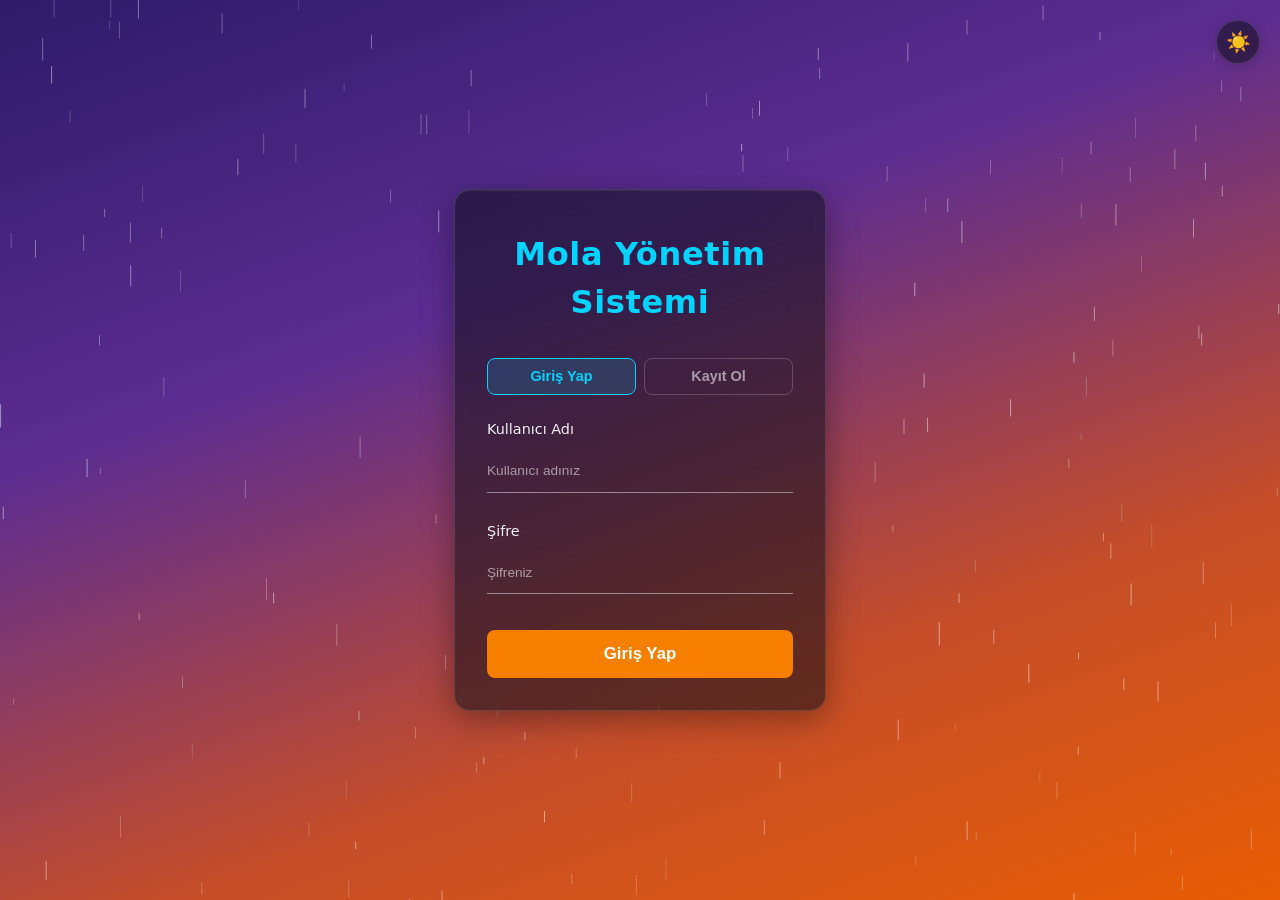
<file: index.html>
<!DOCTYPE html>
<html lang="tr">
<head>
    <meta charset="UTF-8">
    <meta name="viewport" content="width=device-width, initial-scale=1.0, maximum-scale=5.0">
    <meta name="theme-color" content="#DA291C">
    <meta name="apple-mobile-web-app-capable" content="yes">
    <meta name="apple-mobile-web-app-title" content="Mola Yönetim Merkezi">
    <meta name="mobile-web-app-capable" content="yes">
    <meta name="description" content="Personel mola takip ve yönetim uygulaması">
    <title>Mola Yönetim Sistemi — Giriş</title>
    <link rel="manifest" href="manifest.json">
    <link rel="icon" href="icons/icon-192.png" type="image/png">
    <link rel="apple-touch-icon" href="icons/icon-192.png">
    <link rel="stylesheet" href="style.css">
    <script>
        if ("serviceWorker" in navigator) {
            window.addEventListener("load", function () {
                navigator.serviceWorker
                    .register("./sw.js", { scope: "./" })
                    .catch(function () { /* SW kaydı başarısız olabilir (file:// vb.) */ });
            });
        }
    </script>
</head>
<body class="login-page">

    <button id="theme-toggle" class="theme-toggle" type="button" aria-label="Tema değiştir" title="Tema değiştir">🌙</button>
    <div id="toast-container" class="toast-container" aria-live="polite"></div>

    <canvas id="rain-canvas" aria-hidden="true"></canvas>

    <main class="login-container">
        <div class="login-card">
            <h1 class="login-title">Mola Yönetim Sistemi</h1>

            <div class="auth-tabs">
                <button type="button" class="auth-tab active" data-tab="login">Giriş Yap</button>
                <button type="button" class="auth-tab" data-tab="register">Kayıt Ol</button>
            </div>

            <!-- Giriş Formu -->
            <form id="login-form" class="auth-form" novalidate>
                <div class="form-group">
                    <label for="username">Kullanıcı Adı</label>
                    <input type="text" id="username" placeholder="Kullanıcı adınız" autocomplete="username" required>
                </div>
                <div class="form-group">
                    <label for="password">Şifre</label>
                    <input type="password" id="password" placeholder="Şifreniz" autocomplete="current-password" required>
                </div>
                <p id="login-error" class="error-message" role="alert" hidden></p>
                <button type="submit" id="login-btn" class="btn-primary">Giriş Yap</button>
            </form>

            <!-- Kayıt Formu -->
            <form id="register-form" class="auth-form" hidden novalidate>
                <div class="form-group">
                    <label for="reg-username">Kullanıcı Adı</label>
                    <input type="text" id="reg-username" placeholder="Benzersiz kullanıcı adı" autocomplete="username" required>
                </div>
                <div class="form-group">
                    <label for="reg-password">Şifre</label>
                    <input type="password" id="reg-password" placeholder="En az 4 karakter" autocomplete="new-password" required>
                </div>
                <p id="register-error" class="error-message" role="alert" hidden></p>
                <p id="register-success" class="success-message" hidden></p>
                <button type="submit" id="register-btn" class="btn-primary">Kayıt Ol</button>
            </form>
        </div>
    </main>

    <script src="config.js"></script>
    <script src="script.js"></script>
</body>
</html>
</file>
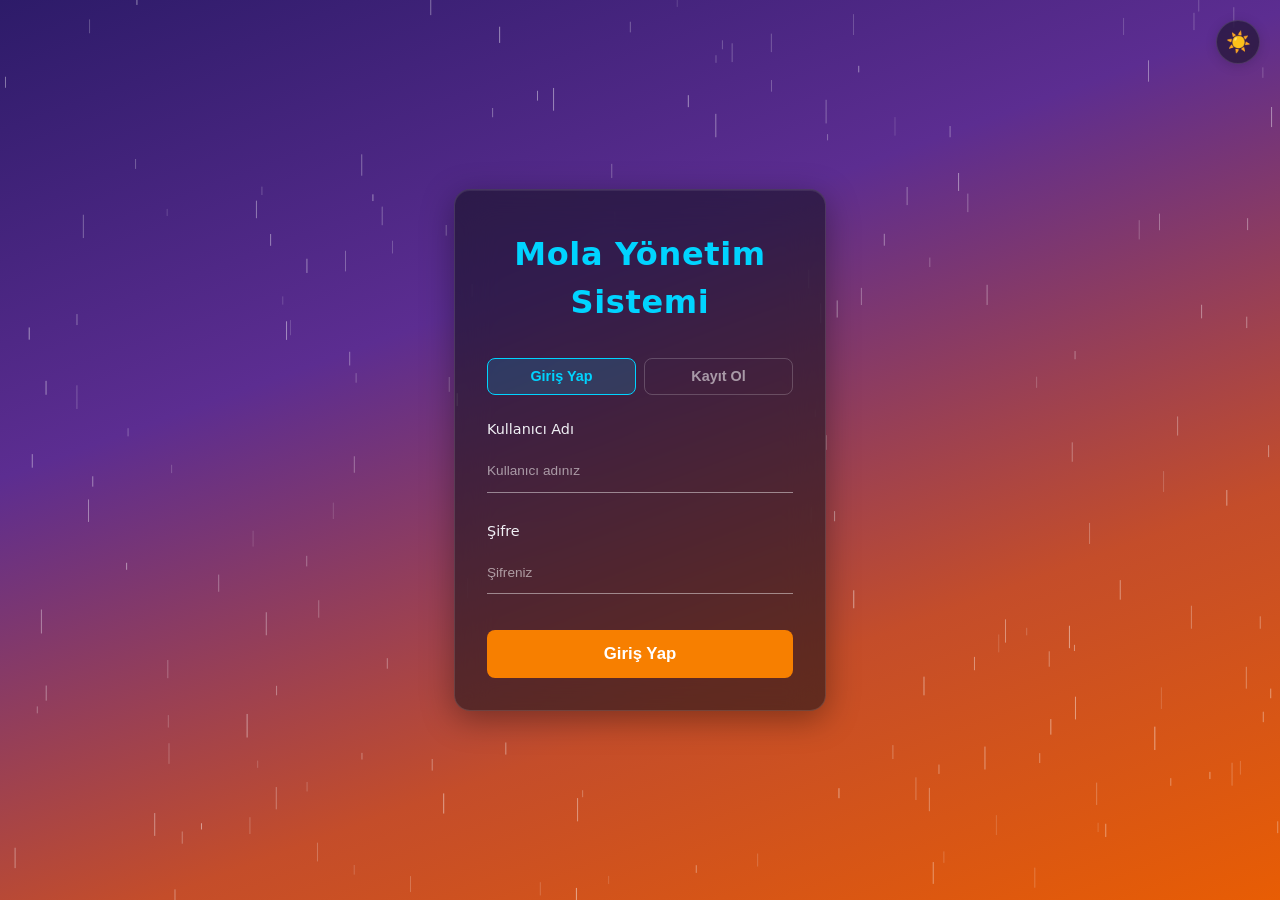
<file: dashboard.html>
<!DOCTYPE html>
<html lang="tr">
<head>
    <meta charset="UTF-8">
    <meta name="viewport" content="width=device-width, initial-scale=1.0, maximum-scale=5.0">
    <meta name="theme-color" content="#DA291C">
    <meta name="apple-mobile-web-app-capable" content="yes">
    <meta name="apple-mobile-web-app-title" content="Mola Yönetim Merkezi">
    <link rel="manifest" href="manifest.json">
    <link rel="icon" href="icons/icon-192.png" type="image/png">
    <link rel="apple-touch-icon" href="icons/icon-192.png">
    <title>Yönetici Paneli — Mola Yönetim Sistemi</title>
    <link rel="stylesheet" href="style.css">
</head>
<body class="dashboard-page admin-page">

    <button id="theme-toggle" class="theme-toggle" type="button" aria-label="Tema değiştir" title="Tema değiştir">🌙</button>
    <div id="toast-container" class="toast-container" aria-live="polite"></div>

    <header class="dashboard-header admin-header">
        <div class="header-content wide">
            <div class="header-info">
                <span class="admin-badge">YÖNETİCİ</span>
                <h1>Mola Yönetim Paneli</h1>
                <p id="user-greeting" class="user-greeting">Hoş geldiniz</p>
            </div>
            <div class="header-actions">
                <button id="info-btn" class="btn-info" type="button" title="Sistem Bilgileri" hidden>⚙️</button>
                <button id="add-employee-btn" class="btn-add" type="button">+ Personel Ekle</button>
                <button id="logout-btn" class="btn-logout" type="button">Çıkış Yap</button>
            </div>
        </div>
    </header>

    <!-- Panel Sekmeleri -->
    <nav class="panel-tabs" id="panel-tabs">
        <button type="button" class="panel-tab active" data-panel="live">Canlı Personel Listesi</button>
        <button type="button" class="panel-tab" data-panel="normal">Normal Personel Listesi</button>
        <button type="button" class="panel-tab" data-panel="users" id="users-tab">Kullanıcı Yönetimi</button>
    </nav>

    <main class="dashboard-main wide">

        <!-- Canlı Personel Listesi Sekmesi -->
        <section id="panel-live" class="panel-section">
            <div class="panel-toolbar">
                <h2>Günlük Mola Takibi</h2>
                <span id="live-count" class="employee-count"></span>
            </div>

            <!-- Departman ve Gün Seçimi -->
            <div class="filter-section">
                <div class="filter-controls">
                    <div class="filter-group">
                        <label for="department-select">Departman:</label>
                        <select id="department-select" class="filter-select">
                            <option value="">Departman Seçin</option>
                        </select>
                    </div>
                    <div class="filter-group">
                        <label for="day-select">Gün:</label>
                        <select id="day-select" class="filter-select">
                            <option value="">Gün Seçin</option>
                            <option value="Pazartesi">Pazartesi</option>
                            <option value="Salı">Salı</option>
                            <option value="Çarşamba">Çarşamba</option>
                            <option value="Perşembe">Perşembe</option>
                            <option value="Cuma">Cuma</option>
                            <option value="Cumartesi">Cumartesi</option>
                            <option value="Pazar">Pazar</option>
                        </select>
                    </div>
                    <button type="button" id="filter-btn" class="btn-filter">Filtrele</button>
                </div>
            </div>

            <!-- Personel Ekleme Alanı -->
            <div class="add-employee-section">
                <div class="add-employee-controls">
                    <button type="button" id="add-employee-btn" class="btn-add-employee">+ Personel Ekle</button>
                </div>
                <p id="add-employee-status" class="upload-status"></p>
            </div>

            <!-- Personel Seçim Modalı -->
            <div id="employee-select-modal" class="modal-overlay" hidden>
                <div class="modal">
                    <div class="modal-header">
                        <h3>Personel Seç</h3>
                        <button type="button" class="modal-close" id="employee-select-close">✕</button>
                    </div>
                    <div class="modal-body">
                        <div id="employee-select-list" class="employee-select-list">
                            <p class="loading-text">Yükleniyor...</p>
                        </div>
                    </div>
                    <div class="modal-footer">
                        <button type="button" id="employee-select-confirm" class="btn-modal-confirm">Ekle</button>
                        <button type="button" id="employee-select-cancel" class="btn-modal-cancel">İptal</button>
                    </div>
                </div>
            </div>

            <div class="table-wrapper admin-table" id="live-cards-wrapper">
                <table class="employee-table compact-table" id="live-table">
                    <thead>
                        <tr>
                            <th>Ad Soyad</th>
                            <th>Vardiya Saati</th>
                            <th>Durum</th>
                            <th>İşlem</th>
                        </tr>
                    </thead>
                    <tbody id="live-tbody">
                        <tr><td colspan="4" class="table-loading">Yükleniyor…</td></tr>
                    </tbody>
                </table>
            </div>
        </section>

        <!-- Normal Personel Listesi Sekmesi -->
        <section id="panel-normal" class="panel-section" hidden>
            <div class="panel-toolbar">
                <h2>Normal Personel Listesi</h2>
                <span id="normal-count" class="employee-count"></span>
            </div>

            <div class="table-wrapper admin-table" id="normal-cards-wrapper">
                <table class="employee-table compact-table" id="normal-table">
                    <thead>
                        <tr>
                            <th>Ad Soyad</th>
                            <th>Durum</th>
                        </tr>
                    </thead>
                    <tbody id="normal-tbody">
                        <tr><td colspan="2" class="table-loading">Yükleniyor…</td></tr>
                    </tbody>
                </table>
            </div>
        </section>

        <!-- Kullanıcı Yönetimi Sekmesi (Sadece Yönetici) -->
        <section id="panel-users" class="panel-section" hidden>
            <div class="panel-toolbar">
                <h2>Kullanıcı Yönetimi</h2>
            </div>

            <div class="search-bar">
                <input type="search" id="user-search-input"
                       class="search-input" placeholder="Kullanıcı adı ara…" autocomplete="off">
                <button type="button" id="user-search-btn" class="btn-search">Ara</button>
            </div>

            <div class="user-results" id="user-results">
                <p class="search-hint">Terfi ettirmek istediğiniz personelin kullanıcı adını yazın.</p>
            </div>
        </section>

        <p id="panel-message" class="panel-message" role="status" hidden></p>
    </main>

    <!-- Mola Başlat Modal -->
    <div id="break-modal" class="modal-overlay" hidden>
        <div class="modal admin-modal" role="dialog">
            <div class="modal-header">
                <h3>Mola Başlat</h3>
                <button class="modal-close" id="break-modal-close" type="button">&times;</button>
            </div>
            <div class="modal-body">
                <p id="break-modal-employee" class="modal-employee-name"></p>
                <label class="modal-label">Hazır Süreler</label>
                <div class="duration-group" id="duration-group">
                    <button type="button" class="duration-btn active" data-duration="15">15 dk</button>
                    <button type="button" class="duration-btn" data-duration="30">30 dk</button>
                    <button type="button" class="duration-btn" data-duration="60">60 dk</button>
                </div>
                <label class="modal-label" for="manual-duration">veya Manuel Süre (dk)</label>
                <input type="number" id="manual-duration" class="manual-duration-input"
                       min="1" max="480" placeholder="Örn: 45" inputmode="numeric">
            </div>
            <div class="modal-footer">
                <button type="button" class="btn-modal-cancel" id="break-modal-cancel">İptal</button>
                <button type="button" class="btn-modal-confirm" id="break-modal-confirm">Mola Başlat</button>
            </div>
        </div>
    </div>

    <!-- Personel Ekle Modal -->
    <div id="add-modal" class="modal-overlay" hidden>
        <div class="modal admin-modal" role="dialog">
            <div class="modal-header">
                <h3>Personel Ekle</h3>
                <button class="modal-close" id="add-modal-close" type="button">&times;</button>
            </div>
            <form id="add-employee-form" class="modal-body">
                <div class="modal-field">
                    <label for="add-full-name">Ad Soyad</label>
                    <input type="text" id="add-full-name" placeholder="Örn: Mehmet Kaya" required>
                </div>
                <div class="modal-field">
                    <label for="add-employee-code">Kullanıcı Adı</label>
                    <input type="text" id="add-employee-code" placeholder="Örn: mehmet_kaya" required>
                </div>
                <div class="modal-field">
                    <label for="add-password">Başlangıç Şifresi</label>
                    <input type="text" id="add-password" placeholder="Varsayılan: 123456" value="123456">
                </div>
                <p id="add-error" class="modal-error" hidden></p>
            </form>
            <div class="modal-footer">
                <button type="button" class="btn-modal-cancel" id="add-modal-cancel">İptal</button>
                <button type="submit" form="add-employee-form" class="btn-modal-confirm" id="add-modal-confirm">Kaydet</button>
            </div>
        </div>
    </div>

    <!-- Geçmiş Analiz Modal -->
    <div id="history-modal" class="modal-overlay" hidden>
        <div class="modal admin-modal history-modal" role="dialog">
            <div class="modal-header">
                <h3>Geçmiş Analiz</h3>
                <button class="modal-close" id="history-modal-close" type="button">&times;</button>
            </div>
            <div class="modal-body">
                <p id="history-modal-employee" class="modal-employee-name"></p>
                <div class="history-filters" id="history-filters">
                    <button type="button" class="history-filter-btn" data-period="bugun">Bugün</button>
                    <button type="button" class="history-filter-btn active" data-period="dun">Dün</button>
                    <button type="button" class="history-filter-btn" data-period="gecen_hafta">Geçen Hafta</button>
                    <button type="button" class="history-filter-btn" data-period="tumu">Tümü</button>
                </div>
                <div class="history-stats" id="history-stats">
                    <span id="history-total-records">0 kayıt</span>
                    <span id="history-total-duration">0 dk toplam</span>
                </div>
                <div class="history-list-wrap">
                    <ul class="history-list" id="history-list">
                        <li class="history-loading">Yükleniyor…</li>
                    </ul>
                </div>
            </div>
            <div class="modal-footer">
                <button type="button" class="btn-modal-cancel" id="history-modal-cancel">Kapat</button>
            </div>
        </div>
    </div>

    <!-- Neon Onay Modal -->
    <div id="confirm-modal" class="confirm-overlay" hidden>
        <div class="confirm-modal" role="alertdialog" aria-labelledby="confirm-message">
            <div class="confirm-glow"></div>
            <p id="confirm-message" class="confirm-message"></p>
            <div class="confirm-actions">
                <button type="button" id="confirm-yes" class="btn-confirm-yes">Evet</button>
                <button type="button" id="confirm-no" class="btn-confirm-no">İptal</button>
            </div>
        </div>
    </div>

    <!-- Sistem Bilgileri Modal -->
    <div id="info-modal" class="modal-overlay" hidden>
        <div class="modal admin-modal info-modal" role="dialog">
            <div class="modal-header">
                <h3>Sistem Bilgileri</h3>
                <button class="modal-close" id="info-modal-close" type="button">&times;</button>
            </div>
            <div class="modal-body">
                <div class="info-content">
                    <h4>📋 Sistem Kullanımı</h4>
                    <ul class="info-list">
                        <li><strong>Departman Seçimi:</strong> Önce departman ve gün seçin.</li>
                        <li><strong>Personel Ekleme:</strong> "+ Personel Ekle" butonu ile seçilen departmandan personel ekleyin.</li>
                        <li><strong>Mola Başlatma:</strong> Günlük listedeki "Mola Başlat" butonu ile mola verin.</li>
                        <li><strong>Mola Bitirme:</strong> Aktif molaları "Mola Bitir" butonu ile sonlandırın.</li>
                        <li><strong>Geçmiş Analiz:</strong> Her personelin mola geçmişini detaylı inceleyin.</li>
                    </ul>
                    
                    <h4>👥 Departmanlar</h4>
                    <ul class="info-list">
                        <li><strong>Ana Mutfak / Ekip Programı:</strong> Ana mutfak ve ekip programı personeli (17 kişi)</li>
                        <li><strong>GEL:</strong> GEL grubu personeli (2 kişi)</li>
                        <li><strong>BARİSTA:</strong> Barista grubu personeli (4 kişi)</li>
                        <li><strong>MASAYA SERVİS TENT-LOBİ:</strong> Masa servisi ve tent-lobi personeli (2 kişi)</li>
                    </ul>
                    
                    <h4>📊 İstatistikler</h4>
                    <ul class="info-list">
                        <li><strong>Aktif Personel:</strong> Şu an çalışan toplam personel sayısı.</li>
                        <li><strong>Molada:</strong> Şu an mola yapan personel sayısı.</li>
                        <li><strong>Mola Hakkı Biten:</strong> Günlük mola hakkını tüketen personel.</li>
                    </ul>
                </div>
            </div>
            <div class="modal-footer">
                <button type="button" class="btn-modal-cancel" id="info-modal-cancel">Kapat</button>
            </div>
        </div>
    </div>

    <!-- Personel Detay Modal -->
    <div id="employee-detail-modal" class="modal-overlay" hidden>
        <div class="modal admin-modal employee-detail-modal" role="dialog">
            <div class="modal-header">
                <h3>Personel Detayları</h3>
                <button class="modal-close" id="employee-detail-modal-close" type="button">&times;</button>
            </div>
            <div class="modal-body">
                <div class="employee-detail-content">
                    <div class="employee-detail-header">
                        <h4 id="detail-name">—</h4>
                        <span id="detail-code">@—</span>
                        <span id="detail-status" class="badge">—</span>
                    </div>
                    
                    <div class="quota-display">
                        <span class="quota-label">Mola Hakkı</span>
                        <span class="quota-value" id="detail-quota">— / —</span>
                    </div>
                    
                    <div class="employee-detail-actions">
                        <button type="button" id="detail-start-break-btn" class="btn-modal-confirm">Mola Başlat</button>
                        <button type="button" id="detail-end-break-btn" class="btn-modal-cancel" hidden>Mola Bitir</button>
                        <button type="button" id="detail-history-btn" class="btn-modal-secondary">Geçmiş</button>
                    </div>
                </div>
            </div>
            <div class="modal-footer">
                <button type="button" class="btn-modal-cancel" id="employee-detail-modal-cancel">Kapat</button>
            </div>
        </div>
    </div>

    <script src="config.js"></script>
    <script src="script.js"></script>
</body>
</html>
</file>
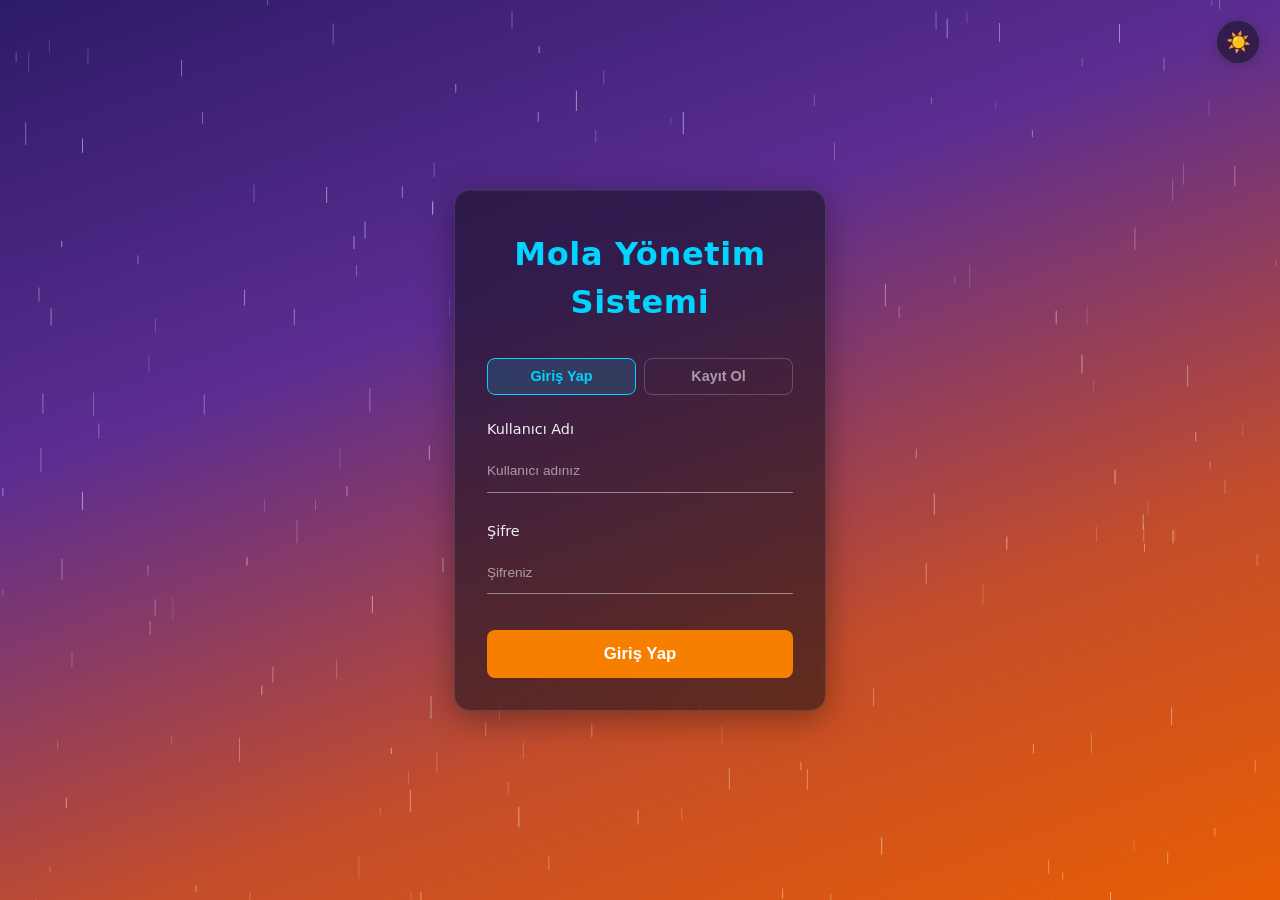
<file: employee.html>
<!DOCTYPE html>
<html lang="tr">
<head>
    <meta charset="UTF-8">
    <meta name="viewport" content="width=device-width, initial-scale=1.0, maximum-scale=5.0">
    <meta name="theme-color" content="#DA291C">
    <meta name="apple-mobile-web-app-capable" content="yes">
    <meta name="apple-mobile-web-app-title" content="Mola Yönetim Merkezi">
    <link rel="manifest" href="manifest.json">
    <link rel="icon" href="icons/icon-192.png" type="image/png">
    <link rel="apple-touch-icon" href="icons/icon-192.png">
    <title>Mola Paneli — Mola Yönetim Sistemi</title>
    <link rel="stylesheet" href="style.css">
</head>
<body class="employee-page">

    <button id="theme-toggle" class="theme-toggle" type="button" aria-label="Tema değiştir" title="Tema değiştir">🌙</button>
    <div id="toast-container" class="toast-container" aria-live="polite"></div>

    <header class="employee-header">
        <div class="employee-header-inner">
            <div>
                <span class="personel-badge">MOLA PANELİ</span>
                <h1 id="emp-name">—</h1>
                <p id="emp-code" class="emp-meta">—</p>
            </div>
            <button id="logout-btn" class="btn-logout" type="button">Çıkış Yap</button>
        </div>
    </header>

    <main class="employee-main">
        <!-- Neon İlerleme Çubuğu -->
        <section id="neon-progress-wrap" class="neon-progress-wrap" hidden>
            <h2 class="neon-progress-title">Mola Devam Ediyor</h2>
            <div class="neon-progress-track">
                <div id="neon-progress-bar" class="neon-progress-fill"></div>
            </div>
            <p id="neon-progress-text" class="neon-progress-text">00:00</p>
            <p id="neon-progress-assigned" class="neon-progress-assigned"></p>
        </section>

        <section class="profile-card">
            <h2>Profil Bilgilerim</h2>
            <div class="profile-grid">
                <div class="profile-item">
                    <span class="profile-label">Kullanıcı Adı</span>
                    <span id="profile-name" class="profile-value">—</span>
                </div>
                <div class="profile-item">
                    <span class="profile-label">Departman</span>
                    <span id="profile-dept" class="profile-value">—</span>
                </div>
            </div>
        </section>

        <section id="break-notification" class="break-notification idle">
            <div class="notification-glow"></div>
            <div class="notification-content">
                <div id="notif-icon" class="notif-icon">☕</div>
                <h2 id="notif-title">Çalışma Modundasınız</h2>
                <p id="notif-message">Şu an aktif bir mola bulunmuyor.</p>
                <p id="notif-assigned" class="notif-assigned" hidden></p>
            </div>
        </section>
    </main>

    <script src="config.js"></script>
    <script src="script.js"></script>
</body>
</html>
</file>
<file: style.css>
/* ==========================================================================
   Mola Takip Sistemi — Global Stiller
   ========================================================================== */

*,
*::before,
*::after {
    box-sizing: border-box;
    margin: 0;
    padding: 0;
}

html {
    font-size: 16px;
    -webkit-text-size-adjust: 100%;
}

:root {
    --login-gradient-start: #2d1b69;
    --login-gradient-end: #e85d04;
    --glass-bg: rgba(15, 15, 25, 0.55);
    --glass-border: rgba(255, 255, 255, 0.12);
    --accent-cyan: #00d4ff;
    --accent-orange: #f77f00;
    --text-light: #f0f0f5;
    --text-muted: rgba(255, 255, 255, 0.55);

    --dash-bg: #f4f5f7;
    --dash-surface: #ffffff;
    --dash-border: #e2e5ea;
    --dash-text: #1a1d23;
    --dash-muted: #6b7280;
    --dash-green: #16a34a;
    --dash-red: #dc2626;
    --dash-blue: #2563eb;
    --admin-dark: #1e293b;
    --admin-accent: #0f766e;

    --emp-bg: #0f0c29;
    --emp-surface: rgba(255,255,255,0.06);
    --emp-text: #ffffff;
    --emp-muted: rgba(255,255,255,0.5);
    --emp-glow-green: #00ff88;
    --emp-glow-red: #ff3366;
    --neon-color: #00ffcc;
    --neon-shadow: rgba(0, 255, 204, 0.6);

    --toast-bg: #1e293b;
    --toast-text: #f8fafc;
}

/* Aydınlık tema */
[data-theme="light"] {
    --glass-bg: rgba(255, 255, 255, 0.85);
    --glass-border: rgba(0, 0, 0, 0.1);
    --text-light: #1a1d23;
    --text-muted: rgba(0, 0, 0, 0.5);

    --dash-bg: #f0f2f5;
    --dash-surface: #ffffff;
    --dash-border: #d1d5db;
    --dash-text: #111827;

    --emp-bg: #e8ecf4;
    --emp-surface: rgba(255,255,255,0.9);
    --emp-text: #111827;
    --emp-muted: #6b7280;
    --emp-glow-green: #059669;
    --emp-glow-red: #dc2626;
    --neon-color: #0d9488;
    --neon-shadow: rgba(13, 148, 136, 0.4);

    --toast-bg: #ffffff;
    --toast-text: #1e293b;
}

[data-theme="light"] .login-page {
    background: linear-gradient(160deg, #e0e7ff 0%, #fef3c7 50%, #fed7aa 100%);
}

[data-theme="light"] .employee-page {
    background: linear-gradient(135deg, #e8ecf4 0%, #f1f5f9 50%, #e2e8f0 100%);
    color: var(--emp-text);
}

[data-theme="light"] .break-notification.active {
    box-shadow: 0 0 30px rgba(5, 150, 105, 0.2);
}

[data-theme="light"] .profile-card,
[data-theme="light"] .break-notification.idle {
    background: var(--emp-surface);
    border-color: var(--dash-border);
    color: var(--emp-text);
}

body {
    font-family: "Segoe UI", system-ui, -apple-system, sans-serif;
    font-size: 1rem;
    line-height: 1.5;
    -webkit-font-smoothing: antialiased;
}

/* ==========================================================================
   Giriş Sayfası
   ========================================================================== */

.login-page {
    min-height: 100vh;
    display: flex;
    align-items: center;
    justify-content: center;
    background: linear-gradient(
        160deg,
        var(--login-gradient-start) 0%,
        #5c2d91 35%,
        #c44d2a 70%,
        var(--login-gradient-end) 100%
    );
    overflow: hidden;
    position: relative;
}

#rain-canvas {
    position: fixed;
    inset: 0;
    width: 100%;
    height: 100%;
    z-index: 0;
    pointer-events: none;
}

.login-container {
    position: relative;
    z-index: 1;
    width: 100%;
    max-width: min(26.25rem, 92vw);
    padding: clamp(1rem, 4vw, 1.5rem);
}

.login-card {
    background: var(--glass-bg);
    backdrop-filter: blur(18px);
    -webkit-backdrop-filter: blur(18px);
    border: 1px solid var(--glass-border);
    border-radius: 16px;
    padding: 2.5rem 2rem 2rem;
    box-shadow:
        0 8px 32px rgba(0, 0, 0, 0.35),
        inset 0 1px 0 rgba(255, 255, 255, 0.08);
}

.login-title {
    color: var(--accent-cyan);
    font-size: 2rem;
    font-weight: 700;
    text-align: center;
    margin-bottom: 2rem;
    letter-spacing: 0.02em;
}

.form-group {
    margin-bottom: 1.75rem;
}

.form-group label {
    display: block;
    color: var(--text-light);
    font-size: 0.9rem;
    font-weight: 500;
    margin-bottom: 0.5rem;
}

.form-group input {
    width: 100%;
    background: transparent;
    border: none;
    border-bottom: 1.5px solid rgba(255, 255, 255, 0.45);
    color: var(--text-light);
    font-size: 1rem;
    padding: 0.625rem 0;
    min-height: 2.75rem;
    outline: none;
    transition: border-color 0.2s ease;
}

.form-group input::placeholder {
    color: var(--text-muted);
    font-size: 0.85rem;
}

.form-group input:focus {
    border-bottom-color: var(--accent-cyan);
}

.error-message {
    color: #ff6b6b;
    font-size: 0.85rem;
    text-align: center;
    margin-bottom: 1rem;
    padding: 0.5rem;
    background: rgba(255, 80, 80, 0.12);
    border-radius: 6px;
}

.btn-primary {
    width: 100%;
    padding: 0.875rem 1.5rem;
    min-height: 3rem;
    background: var(--accent-orange);
    color: #fff;
    border: none;
    border-radius: 0.5rem;
    font-size: 1.05rem;
    font-weight: 600;
    cursor: pointer;
    transition: background 0.2s ease, transform 0.15s ease;
    margin-top: 0.5rem;
    touch-action: manipulation;
}

.btn-primary:hover:not(:disabled) {
    background: #e76f00;
    transform: translateY(-1px);
}

.btn-primary:disabled {
    opacity: 0.65;
    cursor: not-allowed;
}

/* Auth sekmeleri */
.auth-tabs {
    display: flex;
    gap: 0.5rem;
    margin-bottom: 1.5rem;
}

.auth-tab {
    flex: 1;
    padding: 0.6rem;
    background: transparent;
    border: 1px solid rgba(255,255,255,0.2);
    border-radius: 8px;
    color: var(--text-muted);
    font-size: 0.9rem;
    font-weight: 600;
    cursor: pointer;
    transition: all 0.2s;
}

.auth-tab.active {
    background: rgba(0, 212, 255, 0.15);
    border-color: var(--accent-cyan);
    color: var(--accent-cyan);
}

.auth-form[hidden] { display: none; }

.form-select {
    width: 100%;
    background: rgba(255,255,255,0.08);
    border: 1px solid rgba(255,255,255,0.25);
    border-radius: 8px;
    color: var(--text-light);
    font-size: 1rem;
    padding: 0.6rem 0.75rem;
    outline: none;
}

.form-select option { background: #1a1a2e; color: #fff; }

.success-message {
    color: #6ee7b7;
    font-size: 0.85rem;
    text-align: center;
    margin-bottom: 1rem;
    padding: 0.5rem;
    background: rgba(110, 231, 183, 0.12);
    border-radius: 6px;
}

/* Panel sekmeleri */
.panel-tabs {
    display: flex;
    gap: 0;
    max-width: 68.75rem;
    margin: 0 auto;
    padding: 0 clamp(1rem, 4vw, 2rem);
    background: var(--dash-surface);
    border-bottom: 1px solid var(--dash-border);
}

.panel-tab {
    flex: 1;
    padding: 0.875rem 1rem;
    min-height: 3rem;
    background: transparent;
    border: none;
    border-bottom: 3px solid transparent;
    font-size: 0.9rem;
    font-weight: 600;
    color: var(--dash-muted);
    cursor: pointer;
    transition: color 0.2s, border-color 0.2s;
    touch-action: manipulation;
}

.panel-tab.active {
    color: var(--admin-accent);
    border-bottom-color: var(--admin-accent);
}

.panel-section[hidden] { display: none; }

/* Kullanıcı yönetimi */
.search-bar {
    display: flex;
    flex-direction: column;
    gap: 0.75rem;
    margin-bottom: 1.25rem;
}

.search-input {
    width: 100%;
    padding: 0.875rem 1rem;
    min-height: 3rem;
    font-size: 1rem;
    border: 1px solid var(--dash-border);
    border-radius: 0.5rem;
    outline: none;
}

.search-input:focus {
    border-color: var(--admin-accent);
}

.btn-search {
    padding: 0.875rem 1.25rem;
    min-height: 3rem;
    background: var(--admin-accent);
    color: #fff;
    border: none;
    border-radius: 0.5rem;
    font-size: 1rem;
    font-weight: 600;
    cursor: pointer;
    touch-action: manipulation;
}

.user-results {
    display: flex;
    flex-direction: column;
    gap: 0.75rem;
}

.search-hint {
    color: var(--dash-muted);
    font-size: 0.9rem;
    text-align: center;
    padding: 1.5rem;
}

.search-hint.error-text { color: var(--dash-red); }

.user-card {
    display: flex;
    flex-direction: column;
    gap: 0.75rem;
    padding: 1rem 1.25rem;
    background: var(--dash-surface);
    border: 1px solid var(--dash-border);
    border-radius: 0.75rem;
}

.user-card-info {
    display: flex;
    flex-direction: column;
    gap: 0.25rem;
}

.user-card-info strong {
    font-size: 1rem;
}

.user-card-username {
    font-size: 0.85rem;
    color: var(--dash-muted);
    font-family: Consolas, monospace;
}

.badge-manager {
    display: inline-block;
    margin-top: 0.35rem;
    padding: 0.2rem 0.6rem;
    background: #ede9fe;
    color: #6d28d9;
    border-radius: 1rem;
    font-size: 0.75rem;
    font-weight: 600;
    width: fit-content;
}

.btn-promote {
    width: 100%;
    padding: 0.75rem 1rem;
    min-height: 2.75rem;
    background: var(--admin-dark);
    color: #fff;
    border: none;
    border-radius: 0.5rem;
    font-size: 0.9rem;
    font-weight: 600;
    cursor: pointer;
    touch-action: manipulation;
}

.btn-promote:hover { background: #334155; }

.already-manager {
    font-size: 0.85rem;
    color: var(--dash-muted);
    font-style: italic;
}

/* ==========================================================================
   Yönetici Paneli — Ciddi & Profesyonel
   ========================================================================== */

.admin-page {
    background: #eef1f5;
}

[data-theme="light"] .admin-page {
    background: var(--dash-bg);
}

/* Günün Özeti — Neon Özet Kartları */
.summary-section {
    max-width: 68.75rem;
    margin: 0 auto;
    padding: 1.25rem clamp(1rem, 4vw, 2rem) 0;
}

.summary-section.wide {
    max-width: 68.75rem;
}

/* Geçmiş Analiz Modal */
.history-modal .modal-body {
    max-height: 65vh;
    overflow: hidden;
    display: flex;
    flex-direction: column;
    gap: 0.85rem;
}

.history-filters {
    display: flex;
    flex-wrap: wrap;
    gap: 0.5rem;
}

.history-filter-btn {
    padding: 0.45rem 0.9rem;
    border: 1px solid var(--dash-border);
    border-radius: 20px;
    background: var(--dash-bg);
    color: var(--dash-text);
    font-size: 0.82rem;
    font-weight: 600;
    cursor: pointer;
    transition: all 0.2s;
}

.history-filter-btn:hover {
    border-color: var(--neon-color);
    color: var(--neon-color);
}

.history-filter-btn.active {
    background: var(--admin-dark);
    border-color: var(--neon-color);
    color: #fff;
    box-shadow: 0 0 12px var(--neon-shadow);
}

.history-stats {
    display: flex;
    flex-wrap: wrap;
    gap: 1rem;
    font-size: 0.85rem;
    font-weight: 600;
    color: var(--dash-muted);
}

.history-list-wrap {
    flex: 1;
    overflow-y: auto;
    border: 1px solid var(--dash-border);
    border-radius: 10px;
    background: var(--dash-bg);
}

.history-list {
    list-style: none;
    margin: 0;
    padding: 0;
}

.history-item {
    display: grid;
    grid-template-columns: 5.5rem 1fr auto;
    gap: 0.75rem;
    align-items: center;
    padding: 0.85rem 1rem;
    border-bottom: 1px solid var(--dash-border);
    font-size: 0.85rem;
}

.history-item:last-child {
    border-bottom: none;
}

.history-item-date {
    font-weight: 700;
    color: var(--dash-blue);
    font-size: 0.8rem;
}

.history-item-times {
    display: flex;
    flex-wrap: wrap;
    align-items: center;
    gap: 0.35rem;
    color: var(--dash-text);
}

.history-arrow {
    color: var(--dash-muted);
    font-size: 0.75rem;
}

.history-item-duration {
    font-weight: 700;
    color: var(--neon-color);
    white-space: nowrap;
    padding: 0.2rem 0.55rem;
    background: rgba(0, 255, 204, 0.08);
    border-radius: 6px;
    border: 1px solid rgba(0, 255, 204, 0.2);
}

.history-loading,
.history-empty {
    padding: 2rem 1rem;
    text-align: center;
    color: var(--dash-muted);
    font-size: 0.9rem;
}

.employee-name-link {
    background: none;
    border: none;
    padding: 0;
    font: inherit;
    color: var(--dash-text);
    cursor: pointer;
    text-align: left;
    transition: color 0.2s;
}

.employee-name-link:hover {
    color: var(--neon-color);
    text-decoration: underline;
}

.employee-name-link .name-with-icon {
    pointer-events: none;
}

.admin-header {
    background: var(--admin-dark);
    border-bottom: none;
    color: #fff;
}

.admin-header .header-info h1 {
    color: #fff;
    font-size: 1.2rem;
    letter-spacing: 0.02em;
}

.admin-header .user-greeting {
    color: rgba(255,255,255,0.6);
}

.admin-badge {
    display: inline-block;
    font-size: 0.65rem;
    font-weight: 700;
    letter-spacing: 0.12em;
    background: var(--admin-accent);
    color: #fff;
    padding: 0.2rem 0.55rem;
    border-radius: 4px;
    margin-bottom: 0.35rem;
}

.admin-header .btn-add {
    background: var(--admin-accent);
}

.admin-header .btn-add:hover {
    background: #0d9488;
}

.admin-header .btn-info {
    background: #64748b;
    font-size: 1.25rem;
    padding: 0.5rem 0.75rem;
}

.admin-header .btn-info:hover {
    background: #475569;
}

.admin-header .btn-logout {
    border-color: rgba(255,255,255,0.25);
    color: rgba(255,255,255,0.7);
}

.admin-header .btn-logout:hover {
    border-color: #f87171;
    color: #f87171;
}

.admin-table {
    border: none;
    box-shadow: 0 2px 8px rgba(0,0,0,0.06);
}

.admin-table thead {
    background: var(--admin-dark);
}

.admin-table th {
    color: rgba(255,255,255,0.75);
    font-size: 0.72rem;
    padding: 1rem 1.25rem;
}

.admin-modal .modal-header {
    background: var(--admin-dark);
    color: #fff;
    border-bottom: none;
}

.admin-modal .modal-header h3 { color: #fff; }
.admin-modal .modal-close { color: rgba(255,255,255,0.6); }

.manual-duration-input {
    width: 100%;
    padding: 0.65rem 0.85rem;
    border: 1px solid var(--dash-border);
    border-radius: 8px;
    font-size: 0.95rem;
    margin-top: 0.25rem;
}

.manual-duration-input:focus {
    outline: none;
    border-color: var(--admin-accent);
}

/* ==========================================================================
   Dashboard (Genel)
   ========================================================================== */

.dashboard-page {
    min-height: 100vh;
    background: var(--dash-bg);
    color: var(--dash-text);
}

.dashboard-header {
    background: var(--dash-surface);
    border-bottom: 1px solid var(--dash-border);
    padding: 1.25rem 2rem;
}

.header-content {
    max-width: 1100px;
    margin: 0 auto;
    display: flex;
    align-items: center;
    justify-content: space-between;
    gap: 1rem;
}

.header-content.wide {
    max-width: 1100px;
}

.header-actions {
    display: flex;
    align-items: center;
    gap: 0.75rem;
}

.btn-add {
    padding: 0.55rem 1.1rem;
    background: var(--dash-blue);
    color: #fff;
    border: none;
    border-radius: 8px;
    font-size: 0.9rem;
    font-weight: 600;
    cursor: pointer;
    transition: background 0.2s;
    white-space: nowrap;
}

.btn-add:hover {
    background: #1d4ed8;
}

.header-info h1 {
    font-size: 1.35rem;
    font-weight: 600;
    color: var(--dash-text);
}

.user-greeting {
    font-size: 0.9rem;
    color: var(--dash-muted);
    margin-top: 0.15rem;
}

.btn-logout {
    padding: 0.5rem 1rem;
    background: transparent;
    border: 1px solid var(--dash-border);
    border-radius: 6px;
    color: var(--dash-muted);
    font-size: 0.85rem;
    cursor: pointer;
    transition: border-color 0.2s, color 0.2s;
    white-space: nowrap;
}

.btn-logout:hover {
    border-color: var(--dash-red);
    color: var(--dash-red);
}

.dashboard-main {
    max-width: 68.75rem;
    margin: 0 auto;
    padding: clamp(1rem, 4vw, 2rem);
}

/* Panel araç çubuğu */
.panel-toolbar {
    display: flex;
    align-items: center;
    justify-content: space-between;
    margin-bottom: 1.25rem;
}

.panel-toolbar h2 {
    font-size: 1.1rem;
    font-weight: 600;
    color: var(--dash-text);
}

.employee-count {
    font-size: 0.85rem;
    color: var(--dash-muted);
    background: var(--dash-surface);
    border: 1px solid var(--dash-border);
    padding: 0.3rem 0.75rem;
    border-radius: 20px;
}

/* Personel tablosu */
.table-wrapper {
    background: var(--dash-surface);
    border: 1px solid var(--dash-border);
    border-radius: 12px;
    overflow: hidden;
    box-shadow: 0 1px 3px rgba(0, 0, 0, 0.04);
}

.employee-table {
    width: 100%;
    border-collapse: collapse;
}

.employee-table thead {
    background: #f8f9fb;
    border-bottom: 1px solid var(--dash-border);
}

.employee-table th {
    padding: 0.85rem 1.25rem;
    text-align: left;
    font-size: 0.78rem;
    font-weight: 600;
    text-transform: uppercase;
    letter-spacing: 0.05em;
    color: var(--dash-muted);
}

.employee-table td {
    padding: 1rem 1.25rem;
    border-bottom: 1px solid var(--dash-border);
    font-size: 0.95rem;
    vertical-align: middle;
}

.employee-table tbody tr:last-child td {
    border-bottom: none;
}

.employee-table tbody tr:hover {
    background: #fafbfc;
}

.cell-name {
    font-weight: 500;
}

.cell-code {
    color: var(--dash-muted);
    font-family: "Consolas", "Courier New", monospace;
    font-size: 0.88rem;
}

.cell-status .status-cell-inner {
    display: flex;
    align-items: center;
    gap: 0.6rem;
    flex-wrap: wrap;
}

.table-loading,
.table-empty {
    text-align: center;
    color: var(--dash-muted);
    padding: 2.5rem !important;
}

/* Durum rozetleri */
.badge {
    display: inline-block;
    padding: 0.25rem 0.7rem;
    border-radius: 20px;
    font-size: 0.8rem;
    font-weight: 600;
}

.badge-work {
    background: #e0f2fe;
    color: #0369a1;
}

.badge-break {
    background: #fef3c7;
    color: #b45309;
}

.countdown {
    font-family: "Consolas", "Courier New", monospace;
    font-size: 0.9rem;
    font-weight: 600;
    color: #b45309;
    background: #fffbeb;
    padding: 0.2rem 0.55rem;
    border-radius: 6px;
    border: 1px solid #fde68a;
}

/* Satır işlem butonları */
.btn-row {
    padding: 0.625rem 1rem;
    min-height: 2.75rem;
    border: none;
    border-radius: 0.4375rem;
    font-size: 0.875rem;
    font-weight: 600;
    cursor: pointer;
    transition: background 0.2s, opacity 0.2s;
    touch-action: manipulation;
    width: 100%;
}

.btn-start-break {
    background: var(--dash-green);
    color: #fff;
}

.btn-start-break:hover {
    background: #15803d;
}

.btn-add-break {
    background: var(--dash-green);
    color: #fff;
    font-size: 1.35rem;
    font-weight: 700;
    line-height: 1;
    min-width: 2.75rem;
    width: auto;
    padding: 0.5rem 0.85rem;
}

.btn-add-break:hover {
    background: #15803d;
}

.btn-quota-disabled {
    background: #e5e7eb;
    color: #6b7280;
    cursor: not-allowed;
    opacity: 0.85;
    font-size: 0.8rem;
}

.btn-quota-disabled:disabled {
    pointer-events: none;
}

.quota-badge {
    display: inline-block;
    padding: 0.25rem 0.65rem;
    border-radius: 20px;
    font-size: 0.82rem;
    font-weight: 700;
    background: #ecfdf5;
    color: #047857;
    border: 1px solid #a7f3d0;
}

.quota-badge.quota-full {
    background: #fef2f2;
    color: #b91c1c;
    border-color: #fecaca;
}

.quota-inline {
    display: block;
    margin-top: 0.2rem;
    font-size: 0.75rem;
    color: var(--dash-muted);
    font-weight: 500;
}

.name-with-icon {
    display: inline-flex;
    align-items: center;
    gap: 0.35rem;
}

.quota-exhausted-icon {
    font-size: 0.75rem;
    line-height: 1;
    animation: quota-pulse 1.5s ease-in-out infinite;
}

.row-quota-exhausted .cell-name .name-with-icon {
    color: #b91c1c;
}

@keyframes quota-pulse {
    0%, 100% { opacity: 1; }
    50% { opacity: 0.5; }
}

.cell-total-min {
    font-weight: 600;
    font-variant-numeric: tabular-nums;
}

.cell-quota {
    text-align: center;
}

.btn-end-break {
    background: var(--dash-red);
    color: #fff;
}

.btn-end-break:hover {
    background: #b91c1c;
}

.action-buttons {
    display: flex;
    flex-wrap: wrap;
    gap: 0.5rem;
    align-items: center;
}

.btn-delete,
.btn-delete-user {
    background: transparent;
    border: 1px solid var(--dash-red);
    color: var(--dash-red);
    padding: 0.5rem 0.75rem;
    min-width: 2.75rem;
    font-size: 1rem;
}

.btn-delete:hover,
.btn-delete-user:hover {
    background: var(--dash-red);
    color: #fff;
}

.user-card-action {
    display: flex;
    flex-wrap: wrap;
    gap: 0.5rem;
    align-items: center;
}

.panel-message {
    margin-top: 1.25rem;
    padding: 0.85rem 1rem;
    border-radius: 8px;
    font-size: 0.9rem;
    text-align: center;
}

.panel-message.success {
    background: #dcfce7;
    color: #166534;
    border: 1px solid #bbf7d0;
}

.panel-message.error {
    background: #fee2e2;
    color: #991b1b;
    border: 1px solid #fecaca;
}

.panel-message.info {
    background: #dbeafe;
    color: #1e40af;
    border: 1px solid #bfdbfe;
}

/* Modal */
.modal-overlay {
    position: fixed;
    inset: 0;
    background: rgba(0, 0, 0, 0.45);
    display: flex;
    align-items: center;
    justify-content: center;
    z-index: 1000;
    padding: 1rem;
}

.modal-overlay[hidden] {
    display: none;
}

.modal {
    background: var(--dash-surface);
    border-radius: 14px;
    width: 100%;
    max-width: 420px;
    box-shadow: 0 20px 60px rgba(0, 0, 0, 0.2);
    overflow: hidden;
}

.modal-header {
    display: flex;
    align-items: center;
    justify-content: space-between;
    padding: 1.25rem 1.5rem;
    border-bottom: 1px solid var(--dash-border);
}

.modal-header h3 {
    font-size: 1.1rem;
    font-weight: 600;
}

.modal-close {
    background: none;
    border: none;
    font-size: 1.5rem;
    color: var(--dash-muted);
    cursor: pointer;
    line-height: 1;
    padding: 0 0.25rem;
}

.modal-close:hover {
    color: var(--dash-text);
}

.modal-body {
    padding: 1.5rem;
}

.modal-employee-name {
    font-size: 1rem;
    font-weight: 500;
    margin-bottom: 1.25rem;
    color: var(--dash-text);
}

.modal-label {
    display: block;
    font-size: 0.85rem;
    font-weight: 600;
    color: var(--dash-muted);
    margin-bottom: 0.75rem;
    text-transform: uppercase;
    letter-spacing: 0.04em;
}

.duration-group {
    display: grid;
    grid-template-columns: repeat(3, 1fr);
    gap: 0.6rem;
}

.duration-btn {
    padding: 0.75rem 0.5rem;
    border: 2px solid var(--dash-border);
    border-radius: 10px;
    background: #f8f9fb;
    font-size: 0.95rem;
    font-weight: 600;
    color: var(--dash-text);
    cursor: pointer;
    transition: border-color 0.2s, background 0.2s, color 0.2s;
}

.duration-btn:hover {
    border-color: var(--dash-blue);
}

.duration-btn.active {
    border-color: var(--dash-blue);
    background: #eff6ff;
    color: var(--dash-blue);
}

.modal-field {
    margin-bottom: 1.1rem;
}

.modal-field label {
    display: block;
    font-size: 0.85rem;
    font-weight: 600;
    color: var(--dash-muted);
    margin-bottom: 0.4rem;
}

.modal-field input {
    width: 100%;
    padding: 0.65rem 0.85rem;
    border: 1px solid var(--dash-border);
    border-radius: 8px;
    font-size: 0.95rem;
    outline: none;
    transition: border-color 0.2s;
}

.modal-field input:focus {
    border-color: var(--dash-blue);
}

.modal-error {
    color: var(--dash-red);
    font-size: 0.85rem;
    margin-top: 0.5rem;
}

.modal-footer {
    display: flex;
    justify-content: flex-end;
    gap: 0.6rem;
    padding: 1rem 1.5rem;
    border-top: 1px solid var(--dash-border);
    background: #f8f9fb;
}

.btn-modal-cancel {
    padding: 0.55rem 1.1rem;
    background: transparent;
    border: 1px solid var(--dash-border);
    border-radius: 8px;
    font-size: 0.9rem;
    cursor: pointer;
    color: var(--dash-muted);
}

.btn-modal-cancel:hover {
    border-color: var(--dash-text);
    color: var(--dash-text);
}

.btn-modal-confirm {
    padding: 0.55rem 1.25rem;
    background: var(--dash-blue);
    color: #fff;
    border: none;
    border-radius: 8px;
    font-size: 0.9rem;
    font-weight: 600;
    cursor: pointer;
    transition: background 0.2s;
}

.btn-modal-confirm:hover:not(:disabled) {
    background: #1d4ed8;
}

.btn-modal-confirm:disabled {
    opacity: 0.6;
    cursor: not-allowed;
}

/* Eski dashboard stilleri */
.status-card, .action-section, .btn-action, .action-message { display: none; }

/* ==========================================================================
   Personel Paneli — Canlı & Bildirim Odaklı
   ========================================================================== */

.employee-page {
    min-height: 100vh;
    background: linear-gradient(135deg, #0f0c29 0%, #1a1a3e 50%, #24243e 100%);
    color: var(--emp-text);
}

.employee-header {
    padding: 1.5rem 2rem;
    border-bottom: 1px solid rgba(255,255,255,0.08);
}

.employee-header-inner {
    max-width: 640px;
    margin: 0 auto;
    display: flex;
    justify-content: space-between;
    align-items: flex-start;
}

.personel-badge {
    display: inline-block;
    font-size: 0.65rem;
    font-weight: 700;
    letter-spacing: 0.12em;
    background: linear-gradient(90deg, #7c3aed, #a855f7);
    color: #fff;
    padding: 0.2rem 0.55rem;
    border-radius: 4px;
    margin-bottom: 0.35rem;
}

.employee-header h1 {
    font-size: 1.5rem;
    font-weight: 700;
}

.emp-meta {
    color: rgba(255,255,255,0.5);
    font-size: 0.9rem;
    margin-top: 0.15rem;
}

.employee-page .btn-logout {
    border-color: rgba(255,255,255,0.2);
    color: rgba(255,255,255,0.6);
}

.employee-page .btn-logout:hover {
    border-color: #f87171;
    color: #f87171;
}

.employee-main {
    max-width: 640px;
    margin: 0 auto;
    padding: 2rem;
    display: flex;
    flex-direction: column;
    gap: 1.5rem;
}

.profile-card {
    background: rgba(255,255,255,0.06);
    border: 1px solid rgba(255,255,255,0.1);
    border-radius: 14px;
    padding: 1.5rem;
    backdrop-filter: blur(8px);
}

.profile-card h2 {
    font-size: 0.75rem;
    text-transform: uppercase;
    letter-spacing: 0.08em;
    color: rgba(255,255,255,0.45);
    margin-bottom: 1rem;
}

.profile-grid {
    display: grid;
    grid-template-columns: repeat(3, 1fr);
    gap: 1rem;
}

.profile-label {
    display: block;
    font-size: 0.75rem;
    color: rgba(255,255,255,0.4);
    margin-bottom: 0.2rem;
}

.profile-value {
    font-size: 0.95rem;
    font-weight: 600;
}

/* Mola Bildirim Kartı */
.break-notification {
    position: relative;
    border-radius: 20px;
    padding: 2.5rem 2rem;
    text-align: center;
    overflow: hidden;
    transition: all 0.5s ease;
}

.notification-glow {
    position: absolute;
    inset: -2px;
    border-radius: 22px;
    z-index: 0;
    opacity: 0;
    transition: opacity 0.5s;
}

.notification-content {
    position: relative;
    z-index: 1;
}

.notif-icon {
    font-size: 3rem;
    margin-bottom: 1rem;
    animation: bounce 2s infinite;
}

.notif-title {
    font-size: 1.75rem;
    font-weight: 800;
    margin-bottom: 0.5rem;
}

.notif-message {
    font-size: 1.1rem;
    opacity: 0.85;
}

.notif-assigned {
    margin-top: 1rem;
    font-size: 0.9rem;
    color: rgba(255,255,255,0.55);
    font-style: italic;
}

.notif-countdown {
    margin-top: 1.5rem;
}

.countdown-label {
    display: block;
    font-size: 0.75rem;
    text-transform: uppercase;
    letter-spacing: 0.1em;
    opacity: 0.5;
    margin-bottom: 0.4rem;
}

.countdown-time {
    font-family: "Consolas", monospace;
    font-size: 3rem;
    font-weight: 800;
    letter-spacing: 0.05em;
}

/* Durum: Boşta */
.break-notification.idle {
    background: rgba(255,255,255,0.05);
    border: 1px solid rgba(255,255,255,0.1);
}

.break-notification.idle .notif-icon { animation: none; }

/* Durum: Mola aktif — yeşil ışık */
.break-notification.active {
    background: rgba(0, 255, 136, 0.08);
    border: 2px solid var(--emp-glow-green);
    box-shadow: 0 0 40px rgba(0, 255, 136, 0.25), inset 0 0 30px rgba(0, 255, 136, 0.05);
}

.break-notification.active .notification-glow {
    background: radial-gradient(circle, rgba(0,255,136,0.3) 0%, transparent 70%);
    opacity: 1;
    animation: glow-pulse 2s ease-in-out infinite;
}

.break-notification.active .notif-title {
    color: var(--emp-glow-green);
    text-shadow: 0 0 20px rgba(0,255,136,0.5);
}

.break-notification.active .countdown-time {
    color: var(--emp-glow-green);
    text-shadow: 0 0 30px rgba(0,255,136,0.6);
}

/* Durum: Süre doldu — kırmızı */
.break-notification.expired {
    background: rgba(255, 51, 102, 0.1);
    border: 2px solid var(--emp-glow-red);
    box-shadow: 0 0 40px rgba(255, 51, 102, 0.3);
    animation: shake 0.5s ease-in-out;
}

.break-notification.expired .notification-glow {
    background: radial-gradient(circle, rgba(255,51,102,0.4) 0%, transparent 70%);
    opacity: 1;
}

.break-notification.expired .notif-title {
    color: var(--emp-glow-red);
    text-shadow: 0 0 20px rgba(255,51,102,0.5);
}

/* Yeni mola animasyonu */
.break-notification.pulse-once {
    animation: big-pulse 1s ease-out 2;
}

@keyframes glow-pulse {
    0%, 100% { opacity: 0.6; }
    50% { opacity: 1; }
}

@keyframes bounce {
    0%, 100% { transform: translateY(0); }
    50% { transform: translateY(-8px); }
}

@keyframes shake {
    0%, 100% { transform: translateX(0); }
    25% { transform: translateX(-6px); }
    75% { transform: translateX(6px); }
}

@keyframes big-pulse {
    0% { transform: scale(1); }
    50% { transform: scale(1.03); box-shadow: 0 0 60px rgba(0,255,136,0.5); }
    100% { transform: scale(1); }
}

/* ==========================================================================
   Responsive — Mobile First
   ========================================================================== */

/* Mobil: tablo → dikey kart akışı */
@media (max-width: 640px) {
    .summary-cards {
        grid-template-columns: 1fr;
    }

    .summary-card-value {
        font-size: 1.65rem;
    }

    .history-item {
        grid-template-columns: 1fr;
        gap: 0.35rem;
    }

    .history-filters {
        justify-content: center;
    }

    .employee-table thead { display: none; }

    .employee-table,
    .employee-table tbody,
    .employee-table tr,
    .employee-table td {
        display: block;
        width: 100%;
    }

    .employee-table tr.employee-row {
        margin-bottom: 1rem;
        border: 1px solid var(--dash-border);
        border-radius: 0.75rem;
        overflow: hidden;
        background: var(--dash-surface);
    }

    .employee-table td {
        padding: 0.625rem 1rem;
        border-bottom: 1px solid var(--dash-border);
        text-align: left;
    }

    .employee-table td:last-child { border-bottom: none; }

    .employee-table td::before {
        content: attr(data-label);
        display: block;
        font-size: 0.7rem;
        font-weight: 700;
        text-transform: uppercase;
        letter-spacing: 0.05em;
        color: var(--dash-muted);
        margin-bottom: 0.25rem;
    }

    .table-wrapper {
        overflow: visible;
        border: none;
        background: transparent;
        box-shadow: none;
    }

    .login-card {
        padding: clamp(1.5rem, 5vw, 2rem) clamp(1.25rem, 4vw, 1.5rem);
    }

    .login-title {
        font-size: clamp(1.5rem, 6vw, 2rem);
    }

    .header-content {
        flex-direction: column;
        align-items: flex-start;
    }

    .header-actions {
        width: 100%;
        flex-direction: column;
    }

    .header-actions .btn-add,
    .header-actions .btn-logout {
        width: 100%;
        min-height: 2.75rem;
        text-align: center;
    }

    .panel-toolbar {
        flex-direction: column;
        align-items: flex-start;
        gap: 0.5rem;
    }

    .duration-group {
        grid-template-columns: 1fr;
    }

    .modal-footer {
        flex-direction: column;
    }

    .modal-footer button {
        width: 100%;
        min-height: 2.75rem;
    }

    .profile-grid {
        grid-template-columns: 1fr;
    }

    .countdown-time {
        font-size: clamp(2rem, 10vw, 3rem);
    }

    .notif-title {
        font-size: clamp(1.25rem, 5vw, 1.75rem);
    }

    .break-notification {
        padding: clamp(1.5rem, 5vw, 2.5rem) clamp(1rem, 4vw, 2rem);
    }

    .employee-header {
        padding: 1rem clamp(1rem, 4vw, 2rem);
    }

    .employee-main {
        padding: clamp(1rem, 4vw, 2rem);
    }
}

/* Tablet ve üzeri */
@media (min-width: 641px) {
    .search-bar {
        flex-direction: row;
    }

    .search-input { flex: 1; }

    .btn-search { width: auto; min-width: 6rem; }

    .user-card {
        flex-direction: row;
        align-items: center;
        justify-content: space-between;
    }

    .btn-promote { width: auto; min-width: 8rem; }

    .btn-row { width: auto; }
}

@media (min-width: 769px) {
    .header-content {
        flex-direction: row;
        align-items: center;
    }

    .header-actions {
        width: auto;
        flex-direction: row;
    }

    .header-actions .btn-add,
    .header-actions .btn-logout {
        width: auto;
    }
}

/* ==========================================================================
   Info Modal Styles
   ========================================================================== */

.info-modal {
    max-width: 600px;
    max-height: 90vh;
    overflow-y: auto;
}

@media (max-width: 768px) {
    .info-modal {
        max-width: 95vw;
        max-height: 85vh;
        margin: 1rem;
    }
    
    .info-content h4 {
        font-size: 0.95rem;
    }
    
    .info-list {
        font-size: 0.9rem;
        padding-left: 1rem;
    }
    
    .info-list li {
        margin-bottom: 0.4rem;
    }
}

.info-content h4 {
    margin: 1.5rem 0 0.75rem 0;
    font-size: 1rem;
    color: var(--text-primary);
}

.info-content h4:first-child {
    margin-top: 0;
}

.info-list {
    margin: 0;
    padding-left: 1.25rem;
    color: var(--text-secondary);
}

.info-list li {
    margin-bottom: 0.5rem;
    line-height: 1.5;
}

/* ==========================================================================
   Kompakt Personel Tablosu
   ========================================================================== */

.compact-table {
    font-size: 0.95rem;
}

.compact-table th,
.compact-table td {
    padding: 0.75rem 1rem;
}

.compact-row {
    cursor: pointer;
    transition: background-color 0.2s ease;
}

.compact-row:hover {
    background-color: var(--table-hover-bg);
}

.compact-row .cell-name {
    font-weight: 500;
}

.compact-row .cell-status {
    text-align: right;
}

/* ==========================================================================
   Personel Detay Modal
   ========================================================================== */

.employee-detail-modal {
    max-width: 450px;
}

.employee-detail-content {
    padding: 0.5rem;
}

.employee-detail-header {
    text-align: center;
    margin-bottom: 1.5rem;
    padding-bottom: 1rem;
    border-bottom: 1px solid var(--border-color);
}

.employee-detail-header h4 {
    margin: 0 0 0.5rem 0;
    font-size: 1.25rem;
    color: var(--text-primary);
}

.employee-detail-header #detail-code {
    display: block;
    font-size: 0.9rem;
    color: var(--text-muted);
    margin-bottom: 0.75rem;
}

.employee-detail-header #detail-status {
    display: inline-block;
    font-size: 0.85rem;
    padding: 0.35rem 0.75rem;
    border-radius: 1rem;
}

.employee-detail-stats {
    display: grid;
    grid-template-columns: 1fr 1fr;
    gap: 1rem;
    margin-bottom: 1.5rem;
}

.detail-stat {
    background: var(--card-bg);
    border: 1px solid var(--border-color);
    border-radius: 0.5rem;
    padding: 1rem;
    text-align: center;
}

.detail-stat-label {
    display: block;
    font-size: 0.8rem;
    color: var(--text-muted);
    margin-bottom: 0.5rem;
}

.detail-stat-value {
    display: block;
    font-size: 1.25rem;
    font-weight: 600;
    color: var(--text-primary);
}

.quota-display {
    display: flex;
    flex-direction: column;
    align-items: center;
    justify-content: center;
    margin: 2rem 0;
    padding: 2rem;
    background: var(--card-bg);
    border: 2px solid var(--admin-accent);
    border-radius: 1rem;
    text-align: center;
}

.quota-label {
    font-size: 1rem;
    color: var(--text-muted);
    margin-bottom: 0.5rem;
    text-transform: uppercase;
    letter-spacing: 1px;
}

.quota-value {
    font-size: 3rem;
    font-weight: 700;
    color: var(--text-primary);
    line-height: 1;
}

.employee-detail-actions {
    display: flex;
    flex-direction: column;
    gap: 0.75rem;
}

.btn-modal-secondary {
    background: var(--border-color);
    color: var(--text-primary);
    border: none;
    padding: 0.75rem 1rem;
    border-radius: 0.5rem;
    font-size: 0.95rem;
    cursor: pointer;
    transition: all 0.2s ease;
}

.btn-modal-secondary:hover {
    background: var(--text-muted);
    color: #fff;
}

/* ==========================================================================
   Filtre Bölümü
   ========================================================================== */

.filter-section {
    background: var(--card-bg);
    border: 1px solid var(--border-color);
    border-radius: 0.75rem;
    padding: 1.5rem;
    margin-bottom: 1.5rem;
}

.filter-controls {
    display: flex;
    gap: 1rem;
    align-items: flex-end;
    flex-wrap: wrap;
}

.filter-group {
    display: flex;
    flex-direction: column;
    gap: 0.5rem;
    flex: 1;
    min-width: 200px;
}

.filter-group label {
    font-size: 0.9rem;
    font-weight: 600;
    color: var(--text-primary);
}

.filter-select {
    padding: 0.75rem 1rem;
    border: 1px solid var(--border-color);
    border-radius: 0.5rem;
    background: var(--card-bg);
    color: var(--text-primary);
    font-size: 0.95rem;
    cursor: pointer;
    transition: all 0.2s ease;
}

.filter-select:focus {
    outline: none;
    border-color: var(--admin-accent);
    box-shadow: 0 0 0 3px rgba(20, 184, 166, 0.1);
}

.btn-filter {
    background: var(--admin-accent);
    color: #fff;
    border: none;
    padding: 0.75rem 1.5rem;
    border-radius: 0.5rem;
    font-size: 0.95rem;
    cursor: pointer;
    transition: all 0.2s ease;
    min-height: 48px;
}

.btn-filter:hover {
    background: #14b8a6;
    transform: translateY(-1px);
}

/* ==========================================================================
   Personel Ekleme Bölümü
   ========================================================================== */

.add-employee-section {
    background: var(--card-bg);
    border: 1px solid var(--border-color);
    border-radius: 0.75rem;
    padding: 1.5rem;
    margin-bottom: 1.5rem;
}

.add-employee-controls {
    display: flex;
    gap: 1rem;
    align-items: center;
}

.btn-add-employee {
    background: #10b981;
    color: #fff;
    border: none;
    padding: 0.75rem 1.5rem;
    border-radius: 0.5rem;
    font-size: 0.95rem;
    cursor: pointer;
    transition: all 0.2s ease;
    min-height: 48px;
}

.btn-add-employee:hover {
    background: #059669;
    transform: translateY(-1px);
}

/* ==========================================================================
   Modal Stilleri
   ========================================================================== */

.employee-select-modal-content {
    background: var(--card-bg);
    border-radius: 0.75rem;
    max-width: 600px;
    width: 90%;
    max-height: 80vh;
    overflow: hidden;
    display: flex;
    flex-direction: column;
}

.modal-header {
    display: flex;
    justify-content: space-between;
    align-items: center;
    padding: 1.5rem;
    border-bottom: 1px solid var(--border-color);
}

.modal-header h3 {
    margin: 0;
    font-size: 1.25rem;
    color: var(--text-primary);
}

.modal-close {
    background: none;
    border: none;
    font-size: 1.5rem;
    cursor: pointer;
    color: var(--text-muted);
    transition: color 0.2s ease;
}

.modal-close:hover {
    color: var(--text-primary);
}

.modal-body {
    padding: 1.5rem;
    overflow-y: auto;
    flex: 1;
}

.modal-footer {
    display: flex;
    gap: 1rem;
    justify-content: flex-end;
    padding: 1.5rem;
    border-top: 1px solid var(--border-color);
}

.employee-select-list {
    display: flex;
    flex-direction: column;
    gap: 0.5rem;
}

.employee-select-item {
    display: flex;
    align-items: center;
    gap: 0.75rem;
    padding: 0.75rem;
    border: 1px solid var(--border-color);
    border-radius: 0.5rem;
    cursor: pointer;
    transition: all 0.2s ease;
}

.employee-select-item:hover {
    background: var(--border-color);
}

.employee-select-item.selected {
    background: var(--admin-accent);
    border-color: var(--admin-accent);
    color: #fff;
}

.employee-select-item input[type="checkbox"] {
    width: 18px;
    height: 18px;
    cursor: pointer;
}

.employee-select-item .employee-name {
    flex: 1;
    font-weight: 500;
}

.employee-select-item .employee-time {
    color: var(--text-muted);
    font-size: 0.9rem;
}

.employee-select-item.selected .employee-time {
    color: rgba(255, 255, 255, 0.8);
}

.btn-secondary {
    background: var(--border-color);
    color: var(--text-primary);
    border: none;
    padding: 0.75rem 1.5rem;
    border-radius: 0.5rem;
    font-size: 0.95rem;
    cursor: pointer;
    transition: all 0.2s ease;
}

.btn-secondary:hover {
    background: var(--text-muted);
    color: #fff;
}

/* Mobil uyumlu stiller */
@media (max-width: 768px) {
    .filter-controls {
        flex-direction: column;
        align-items: stretch;
    }

    .filter-group {
        min-width: 100%;
    }

    .btn-filter {
        width: 100%;
    }

    .modal-content {
        width: 95%;
        max-height: 90vh;
    }

    .modal-footer {
        flex-direction: column;
    }

    .modal-footer button {
        width: 100%;
    }
}

/* ==========================================================================
   Canlı Tablo Sütunları
   ========================================================================== */

.cell-time {
    font-weight: 500;
    color: var(--text-primary);
}

.cell-action {
    text-align: right;
}

/* ==========================================================================
   Tema Değiştirici
   ========================================================================== */

.theme-toggle {
    position: fixed;
    top: clamp(0.75rem, 3vw, 1.25rem);
    right: clamp(0.75rem, 3vw, 1.25rem);
    z-index: 1100;
    width: 2.75rem;
    height: 2.75rem;
    border-radius: 50%;
    border: 1px solid var(--dash-border);
    background: var(--dash-surface);
    font-size: 1.25rem;
    cursor: pointer;
    display: flex;
    align-items: center;
    justify-content: center;
    box-shadow: 0 2px 12px rgba(0,0,0,0.15);
    transition: transform 0.2s;
    touch-action: manipulation;
}

.theme-toggle:hover {
    transform: scale(1.08);
}

.login-page .theme-toggle {
    background: var(--glass-bg);
    border-color: var(--glass-border);
    backdrop-filter: blur(8px);
}

/* ==========================================================================
   Toast Bildirimleri
   ========================================================================== */

.toast-container {
    position: fixed;
    top: clamp(0.75rem, 3vw, 1.25rem);
    right: clamp(3.5rem, 12vw, 4.5rem);
    z-index: 1200;
    display: flex;
    flex-direction: column;
    gap: 0.5rem;
    max-width: min(20rem, 85vw);
    pointer-events: none;
}

.toast {
    padding: 0.75rem 1rem;
    border-radius: 0.5rem;
    font-size: 0.875rem;
    font-weight: 500;
    background: var(--toast-bg);
    color: var(--toast-text);
    box-shadow: 0 4px 20px rgba(0,0,0,0.2);
    border-left: 4px solid var(--dash-blue);
    opacity: 0;
    transform: translateX(1rem);
    transition: opacity 0.3s, transform 0.3s;
    pointer-events: auto;
}

.toast.show {
    opacity: 1;
    transform: translateX(0);
}

.toast-warning { border-left-color: #f59e0b; }
.toast-error { border-left-color: var(--dash-red); }
.toast-success { border-left-color: var(--dash-green); }
.toast-info { border-left-color: var(--dash-blue); }

/* ==========================================================================
   Neon İlerleme Çubuğu
   ========================================================================== */

.neon-progress-wrap {
    width: 100%;
    max-width: 100%;
    padding: clamp(1.25rem, 5vw, 2rem);
    text-align: center;
    background: var(--emp-surface);
    border: 2px solid var(--neon-color);
    border-radius: 1rem;
    box-shadow: 0 0 30px var(--neon-shadow), inset 0 0 20px rgba(0,255,204,0.05);
    animation: neon-pulse-wrap 2s ease-in-out infinite;
}

.neon-progress-title {
    font-size: clamp(1rem, 4vw, 1.25rem);
    font-weight: 700;
    color: var(--neon-color);
    margin-bottom: 1rem;
    text-shadow: 0 0 15px var(--neon-shadow);
}

.neon-progress-track {
    width: 100%;
    height: clamp(0.75rem, 3vw, 1rem);
    background: rgba(255,255,255,0.08);
    border-radius: 1rem;
    overflow: hidden;
    border: 1px solid rgba(0,255,204,0.3);
}

.neon-progress-fill {
    height: 100%;
    width: 100%;
    background: linear-gradient(90deg, var(--neon-color), #00ff88, var(--neon-color));
    background-size: 200% 100%;
    border-radius: 1rem;
    box-shadow: 0 0 20px var(--neon-shadow), 0 0 40px var(--neon-shadow);
    animation: neon-flow 2s linear infinite;
    transition: width 1s linear;
}

.neon-progress-fill.expired {
    background: linear-gradient(90deg, var(--emp-glow-red), #ff6b6b);
    box-shadow: 0 0 20px rgba(255,51,102,0.6);
    animation: none;
}

.neon-progress-text {
    font-family: Consolas, monospace;
    font-size: clamp(1.75rem, 8vw, 2.5rem);
    font-weight: 800;
    color: var(--neon-color);
    margin-top: 1rem;
    text-shadow: 0 0 20px var(--neon-shadow);
}

.neon-progress-assigned {
    font-size: clamp(0.8rem, 3vw, 0.9rem);
    color: var(--emp-muted);
    margin-top: 0.5rem;
    font-style: italic;
}

@keyframes neon-flow {
    0% { background-position: 0% 50%; }
    100% { background-position: 200% 50%; }
}

@keyframes neon-pulse-wrap {
    0%, 100% { box-shadow: 0 0 20px var(--neon-shadow); }
    50% { box-shadow: 0 0 40px var(--neon-shadow), 0 0 60px rgba(0,255,204,0.2); }
}

@media (max-width: 640px) {
    .toast-container {
        left: clamp(0.75rem, 3vw, 1rem);
        right: clamp(0.75rem, 3vw, 1rem);
        max-width: none;
    }

    .theme-toggle {
        top: auto;
        bottom: 1rem;
        right: 1rem;
    }

    .neon-progress-wrap {
        order: -1;
    }
}

/* ==========================================================================
   Neon Onay Modal
   ========================================================================== */

body.modal-open {
    overflow: hidden;
}

.confirm-overlay {
    position: fixed;
    inset: 0;
    z-index: 2000;
    display: flex;
    align-items: center;
    justify-content: center;
    padding: clamp(1rem, 4vw, 2rem);
    background: rgba(0, 0, 0, 0.65);
    backdrop-filter: blur(12px);
    -webkit-backdrop-filter: blur(12px);
}

.confirm-overlay[hidden] {
    display: none;
}

.confirm-modal {
    position: relative;
    width: 100%;
    max-width: min(28rem, 92vw);
    padding: clamp(1.5rem, 5vw, 2.5rem);
    background: rgba(15, 15, 30, 0.75);
    border: 2px solid rgba(0, 255, 204, 0.35);
    border-radius: 1.25rem;
    box-shadow:
        0 0 40px rgba(0, 255, 204, 0.2),
        0 0 80px rgba(0, 255, 136, 0.1),
        inset 0 0 30px rgba(0, 255, 204, 0.05);
    text-align: center;
    overflow: hidden;
}

.confirm-glow {
    position: absolute;
    inset: -2px;
    border-radius: 1.25rem;
    background: radial-gradient(circle at 50% 0%, rgba(0,255,204,0.15), transparent 70%);
    pointer-events: none;
    animation: confirm-glow-pulse 2s ease-in-out infinite;
}

.confirm-message {
    position: relative;
    z-index: 1;
    font-size: clamp(1rem, 4vw, 1.15rem);
    line-height: 1.6;
    color: #f0f0f5;
    margin-bottom: clamp(1.25rem, 4vw, 2rem);
}

.confirm-actions {
    position: relative;
    z-index: 1;
    display: flex;
    flex-direction: column;
    gap: 0.75rem;
}

.btn-confirm-yes,
.btn-confirm-no {
    width: 100%;
    padding: 0.875rem 1.5rem;
    min-height: 3rem;
    border: none;
    border-radius: 0.625rem;
    font-size: 1rem;
    font-weight: 700;
    cursor: pointer;
    transition: transform 0.15s, box-shadow 0.2s;
    touch-action: manipulation;
}

.btn-confirm-yes {
    background: linear-gradient(135deg, #00ff88, #00cc6a);
    color: #0a1a12;
    box-shadow: 0 0 20px rgba(0, 255, 136, 0.5), 0 0 40px rgba(0, 255, 136, 0.2);
}

.btn-confirm-yes:hover {
    transform: translateY(-2px);
    box-shadow: 0 0 30px rgba(0, 255, 136, 0.7);
}

.btn-confirm-no {
    background: transparent;
    color: #ff6b8a;
    border: 2px solid #ff3366;
    box-shadow: 0 0 15px rgba(255, 51, 102, 0.3);
}

.btn-confirm-no:hover {
    background: rgba(255, 51, 102, 0.15);
    box-shadow: 0 0 25px rgba(255, 51, 102, 0.5);
}

@keyframes confirm-glow-pulse {
    0%, 100% { opacity: 0.6; }
    50% { opacity: 1; }
}

[data-theme="light"] .confirm-modal {
    background: rgba(255, 255, 255, 0.92);
    border-color: rgba(13, 148, 136, 0.4);
}

[data-theme="light"] .confirm-message {
    color: var(--dash-text);
}

@media (max-width: 640px) {
    .confirm-overlay {
        padding: 0;
        align-items: stretch;
    }

    .confirm-modal {
        max-width: none;
        min-height: 100vh;
        min-height: 100dvh;
        border-radius: 0;
        border-left: none;
        border-right: none;
        display: flex;
        flex-direction: column;
        justify-content: center;
    }

    .confirm-actions {
        margin-top: auto;
        padding-top: 2rem;
    }
}

@media (min-width: 641px) {
    .confirm-actions {
        flex-direction: row;
        justify-content: center;
    }

    .btn-confirm-yes,
    .btn-confirm-no {
        width: auto;
        min-width: 8rem;
    }
}
</file>
